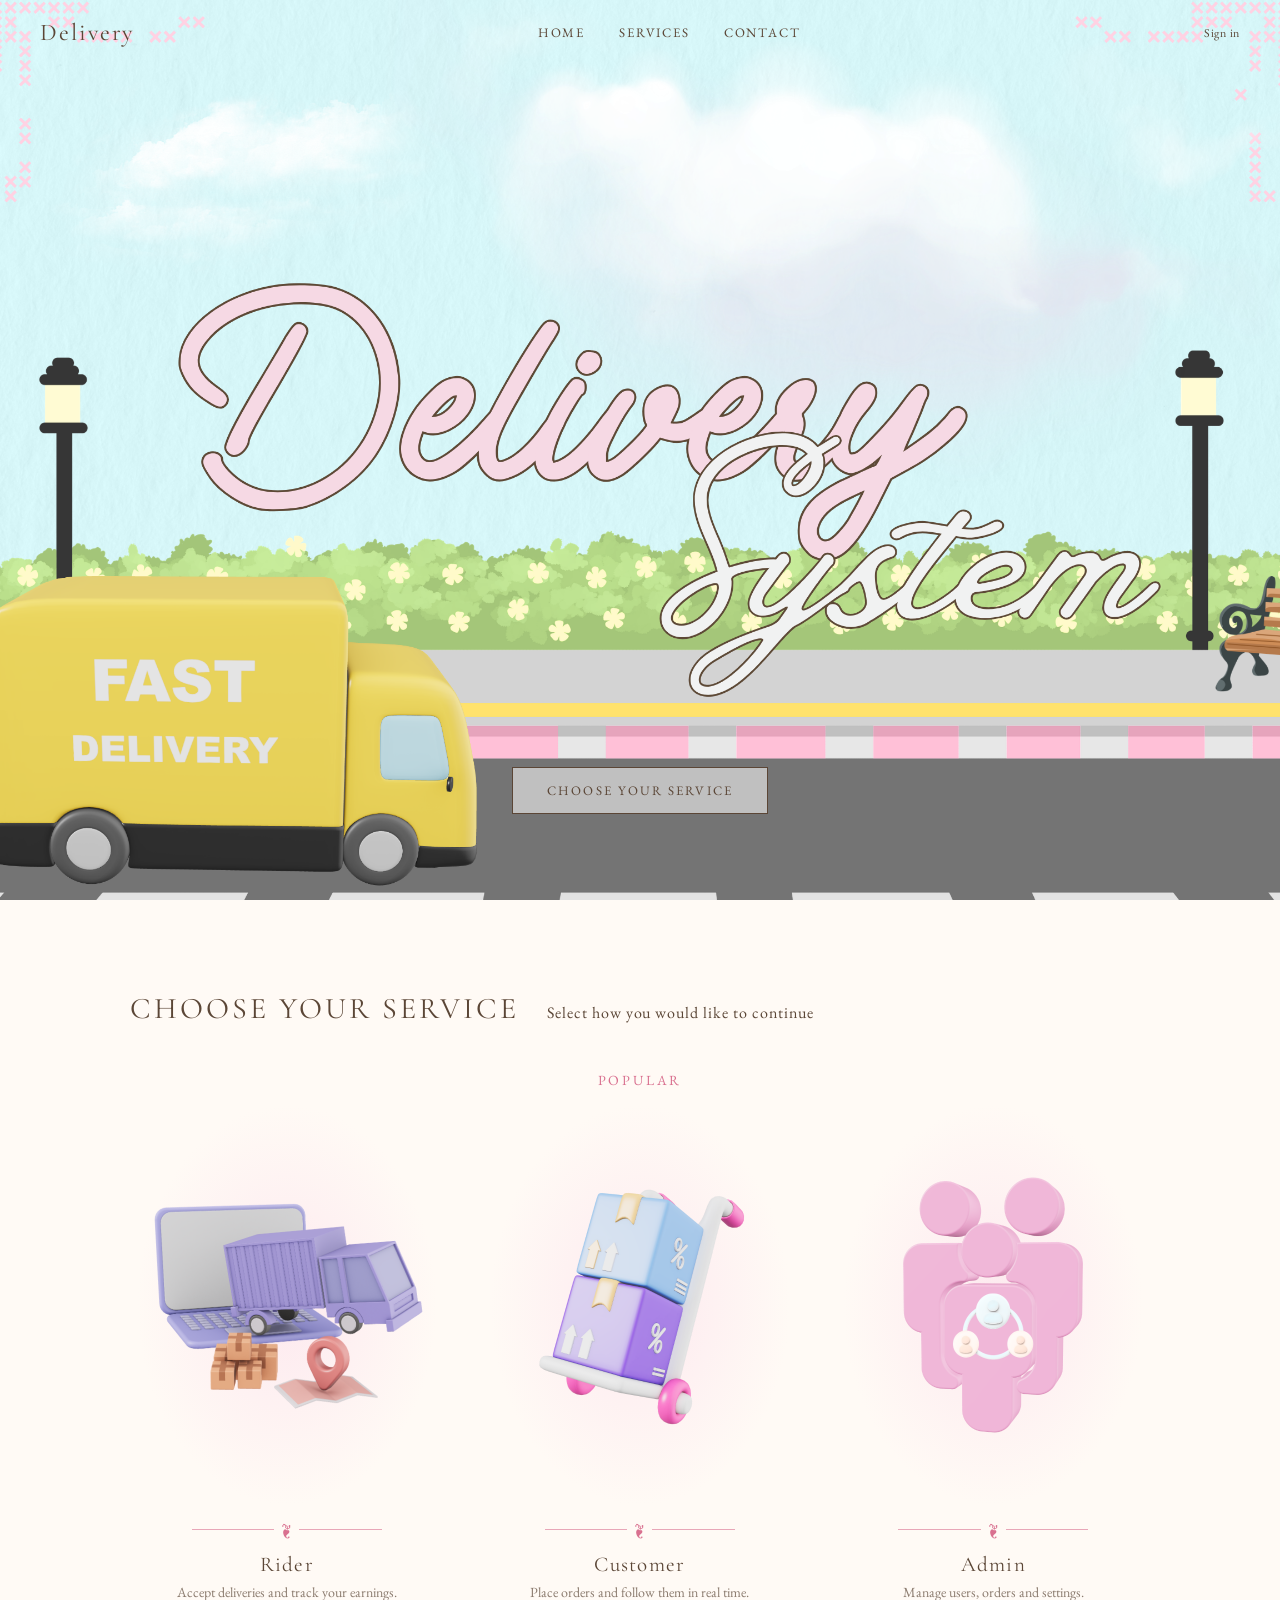
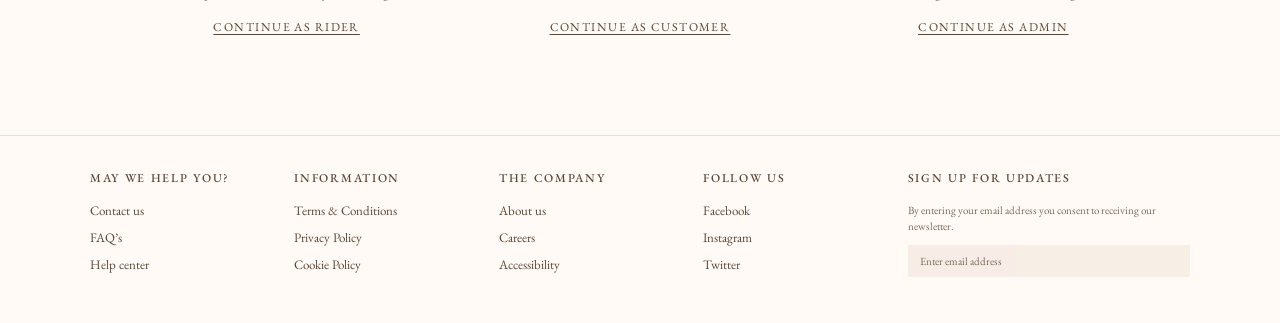
<file: index.html>
<!DOCTYPE html>
<html lang="en">
<head>
<meta charset="utf-8">
<meta name="viewport" content="width=device-width, initial-scale=1, viewport-fit=cover">
<title>Delivery System</title>
<link rel="preconnect" href="https://fonts.googleapis.com">
<link rel="preconnect" href="https://fonts.gstatic.com" crossorigin>
<link href="https://fonts.googleapis.com/css2?family=Cormorant+Garamond:wght@400;500&family=EB+Garamond:wght@400;500&display=swap" rel="stylesheet">
<script>document.documentElement.classList.add("js")</script>
<style>
:root{
  --bg:#fffaf5; --ink:#5b4636; --gold:#d9708f; --line:#efdcd2; --halo:#fde9ef; --input:#f6ebe3;
  --sky:#d6f3f7; --butter:#f4d96b;
  --ease:cubic-bezier(.22,.8,.25,1);
}
*{box-sizing:border-box}
html{scroll-behavior:smooth;scroll-padding-top:70px}
body{margin:0;background:var(--bg);color:var(--ink);font-family:"EB Garamond",Georgia,serif;font-size:16px;overflow-x:hidden}
a{color:inherit}

/* ---------- header ---------- */
header{position:fixed;inset:0 0 auto 0;z-index:20;display:flex;align-items:center;justify-content:space-between;gap:16px;
  padding:18px 40px;padding-top:calc(18px + env(safe-area-inset-top,0px));
  transition:background .5s var(--ease),border-color .5s,padding .5s var(--ease);border-bottom:1px solid transparent}
header.solid{background:color-mix(in srgb,var(--bg) 92%,transparent);backdrop-filter:blur(8px);border-color:var(--line);padding-block:12px}
.logo{font-family:"Cormorant Garamond",Georgia,serif;font-size:24px;letter-spacing:.08em;text-decoration:none}
nav{display:flex;gap:34px;font-size:13px;letter-spacing:.14em;text-transform:uppercase}
nav a,.signin{text-decoration:none;position:relative}
nav a::after{content:"";position:absolute;left:0;right:0;bottom:-4px;height:1px;background:var(--gold);transform:scaleX(0);transform-origin:left;transition:transform .4s var(--ease)}
nav a:hover::after,nav a:focus-visible::after{transform:scaleX(1)}
.signin{font-size:12px;letter-spacing:.06em}

/* ---------- hero ---------- */
#hero{position:relative;height:100vh;height:100svh;min-height:520px;display:grid;place-items:end center;background:var(--sky);overflow:hidden;text-align:center}
.hero-bg{position:absolute;inset:0;background:url("images/bg.png") 50% 50%/cover no-repeat}
.hero-content{position:relative;padding:0 24px clamp(40px,9vh,90px)}
.sr{position:absolute;width:1px;height:1px;overflow:hidden;clip:rect(0 0 0 0);white-space:nowrap}
.hero-btn{display:inline-block;font-size:13px;letter-spacing:.16em;text-transform:uppercase;text-decoration:none;padding:14px 34px;border:1px solid var(--ink);
  position:relative;overflow:hidden;isolation:isolate;background:rgba(255,255,255,.55);opacity:0;animation:fade 1s ease 1.3s forwards;transition:color .4s}
.hero-btn::before{content:"";position:absolute;inset:0;background:var(--ink);transform:translateY(101%);transition:transform .45s var(--ease);z-index:-1}
.hero-btn:hover,.hero-btn:focus-visible{color:var(--bg)}
.hero-btn:hover::before,.hero-btn:focus-visible::before{transform:none}
@keyframes fade{to{opacity:1}}
@keyframes rise{to{opacity:1;transform:none}}

@media (max-width:820px){.hero-bg{background-position:50% 50%}}

/* ---------- services ---------- */
main{max-width:1100px;margin:0 auto;padding:90px 40px 100px}
.title{display:flex;align-items:baseline;gap:28px;flex-wrap:wrap;margin-bottom:44px}
h2{font-family:"Cormorant Garamond",Georgia,serif;font-weight:400;font-size:30px;letter-spacing:.1em;margin:0;text-transform:uppercase}
.title span{letter-spacing:.06em}
.grid{display:grid;grid-template-columns:repeat(3,1fr);gap:40px;text-align:center}
.card{display:flex;flex-direction:column;align-items:center;position:relative;padding-top:34px}
.tag{position:absolute;top:0;color:var(--gold);letter-spacing:.2em;font-size:14px}
.slot{position:relative;width:min(100%,300px);aspect-ratio:3/4;display:grid;place-items:center;border:0;border-radius:50%/42%;
  background:radial-gradient(closest-side,var(--halo),transparent);overflow:hidden;color:var(--ink);font:inherit;
  transition:transform .6s var(--ease)}
.card:hover .slot{transform:translateY(-6px)}
.slot img{width:100%;height:100%;object-fit:contain;display:block}
.slot:focus-visible,.go:focus-visible,.hero-btn:focus-visible,.logo:focus-visible,nav a:focus-visible{outline:2px solid var(--gold);outline-offset:4px}
.orn{display:flex;align-items:center;gap:8px;width:190px;margin:14px 0 12px;color:var(--gold)}
.orn i{flex:1;height:1px;background:var(--gold);opacity:.6;transform:scaleX(1)}
.orn i:first-child{transform-origin:right}.orn i:last-child{transform-origin:left}

.name{font-family:"Cormorant Garamond",Georgia,serif;font-size:21px;letter-spacing:.06em}
.desc{font-size:14px;opacity:.7;margin:6px 0 16px;max-width:240px;line-height:1.4}
.go{font-size:12px;letter-spacing:.12em;text-transform:uppercase;text-decoration:underline;text-underline-offset:3px}

/* ---------- footer ---------- */
footer{border-top:1px solid var(--line);padding:34px 40px 40px}
.fcols{max-width:1100px;margin:0 auto;display:grid;grid-template-columns:repeat(4,1fr) 1.6fr;gap:28px;font-size:13px}
.fcols h4{margin:0 0 16px;font-weight:500;font-size:12px;letter-spacing:.14em;text-transform:uppercase}
.fcols a{display:block;text-decoration:none;margin-bottom:10px}
.fcols p{margin:0 0 10px;font-size:11px;line-height:1.5;opacity:.8}
.mail{background:var(--input);padding:9px 12px;font-size:11px;opacity:.8}

/* ---------- scroll reveal ---------- */
.js .reveal{opacity:0;transform:translateY(24px);transition:opacity .9s var(--ease),transform .9s var(--ease);transition-delay:calc(var(--i,0)*.12s)}
.js .reveal.in{opacity:1;transform:none}

@media (max-width:820px){
  header{padding-inline:20px}nav{display:none}
  main{padding:70px 20px 70px}.grid{grid-template-columns:1fr;gap:56px}
  .fcols{grid-template-columns:1fr 1fr}footer{padding:28px 20px}
}
@media (prefers-reduced-motion:reduce){
  html{scroll-behavior:auto}
  *,*::before,*::after{animation-duration:.01ms!important;animation-delay:0s!important;transition-duration:.01ms!important;transition-delay:0s!important}
  .js .reveal,.hero-btn{opacity:1;transform:none}
}
</style>
</head>
<body>

<header id="top">
  <a class="logo" href="#hero">Delivery</a>
  <nav>
    <a href="#hero">Home</a>
    <a href="#services">Services</a>
    <a href="#footer">Contact</a>
  </nav>
  <a class="signin" href="#services">Sign in</a>
</header>

<!-- ===== PAGE 1 : HERO ===== -->
<section id="hero">
  <div class="hero-bg" id="heroBg"></div>
  <div class="hero-content">
    <h1 class="sr">Delivery System</h1>
    <a class="hero-btn" href="#services">Choose your service</a>
  </div>
</section>

<!-- ===== PAGE 2 : CHOOSE SERVICE ===== -->
<main id="services">
  <div class="title reveal">
    <h2>Choose your service</h2>
    <span>Select how you would like to continue</span>
  </div>

  <div class="grid">
    <section class="card reveal" style="--i:0">
      <div class="slot"><img src="images/rider.png" alt="Rider" onerror="this.style.display='none'"></div>
      <div class="orn"><i></i>❦<i></i></div>
      <div class="name">Rider</div>
      <div class="desc">Accept deliveries and track your earnings.</div>
      <a class="go" href="#rider">Continue as Rider</a>
    </section>

    <section class="card reveal" style="--i:1">
      <span class="tag">POPULAR</span>
      <div class="slot"><img src="images/customer.png" alt="Customer" onerror="this.style.display='none'"></div>
      <div class="orn"><i></i>❦<i></i></div>
      <div class="name">Customer</div>
      <div class="desc">Place orders and follow them in real time.</div>
      <a class="go" href="customer.html">Continue as Customer</a>
    </section>

    <section class="card reveal" style="--i:2">
      <div class="slot"><img src="images/admin.png" alt="Admin" onerror="this.style.display='none'"></div>
      <div class="orn"><i></i>❦<i></i></div>
      <div class="name">Admin</div>
      <div class="desc">Manage users, orders and settings.</div>
      <a class="go" href="#admin">Continue as Admin</a>
    </section>
  </div>
</main>

<footer id="footer">
  <div class="fcols reveal">
    <div><h4>May we help you?</h4><a href="#">Contact us</a><a href="#">FAQ’s</a><a href="#">Help center</a></div>
    <div><h4>Information</h4><a href="#">Terms &amp; Conditions</a><a href="#">Privacy Policy</a><a href="#">Cookie Policy</a></div>
    <div><h4>The company</h4><a href="#">About us</a><a href="#">Careers</a><a href="#">Accessibility</a></div>
    <div><h4>Follow us</h4><a href="#">Facebook</a><a href="#">Instagram</a><a href="#">Twitter</a></div>
    <div><h4>Sign up for updates</h4><p>By entering your email address you consent to receiving our newsletter.</p><div class="mail">Enter email address</div></div>
  </div>
</footer>
<script>
(function () {
  'use strict';
  var header = document.getElementById('top');
  function onScroll() { header.classList.toggle('solid', (window.scrollY || 0) > 40); }
  window.addEventListener('scroll', onScroll, { passive: true });
  onScroll();

  var items = document.querySelectorAll('.reveal');
  if ('IntersectionObserver' in window) {
    var io = new IntersectionObserver(function (es) {
      es.forEach(function (e) { if (e.isIntersecting) { e.target.classList.add('in'); io.unobserve(e.target); } });
    }, { threshold: 0.1 });
    items.forEach(function (el) { io.observe(el); });
  } else { items.forEach(function (el) { el.classList.add('in'); }); }
})();
</script>
</body>
</html>
</file>
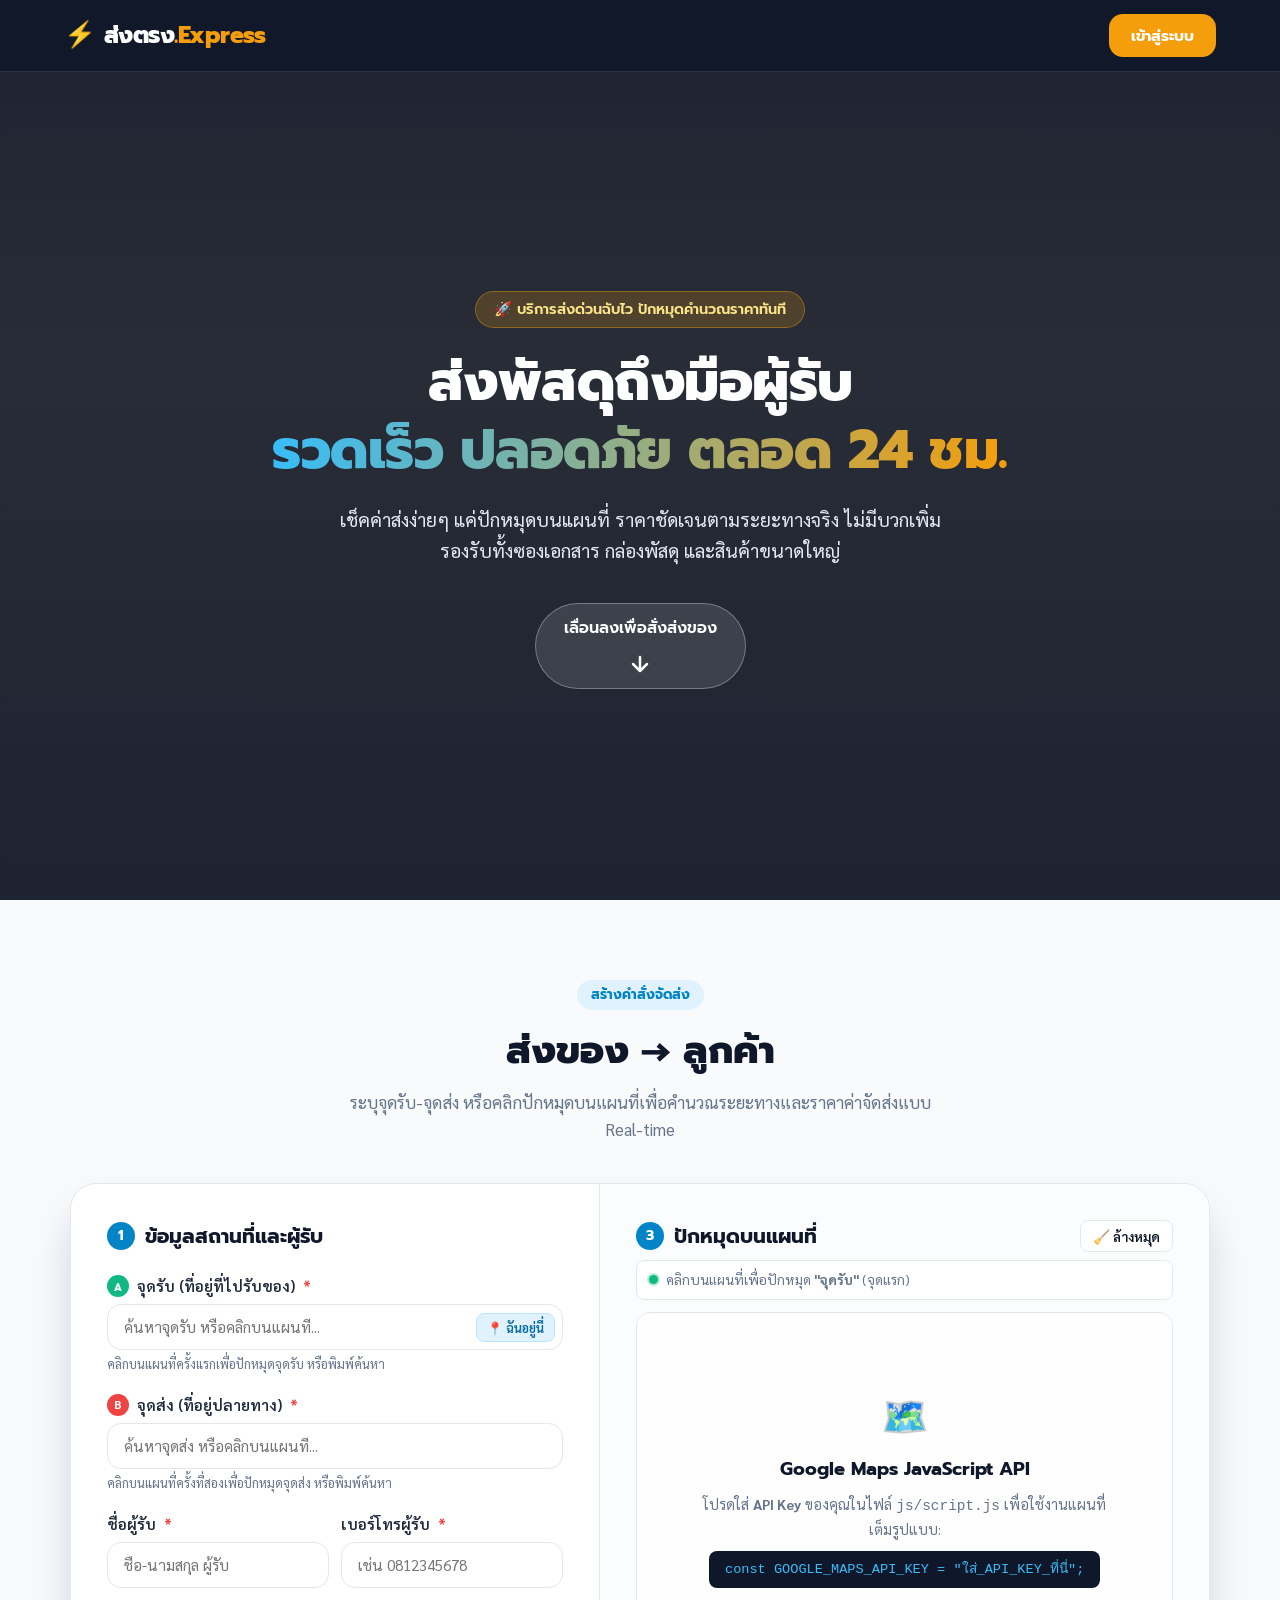
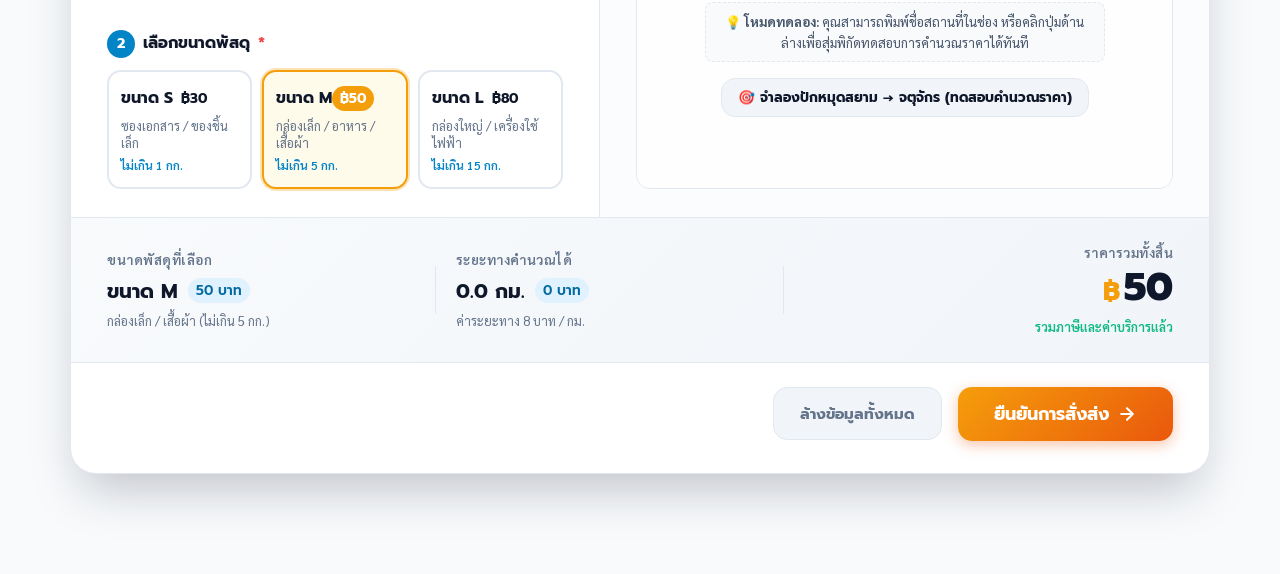
<file: delivery_site/index.html>
<!DOCTYPE html>
<html lang="th">
<head>
  <meta charset="UTF-8">
  <meta name="viewport" content="width=device-width, initial-scale=1.0">
  <title>ส่งตรง เดลิเวอรี่ (FastDrop Delivery) — ส่งพัสดุด่วน คำนวณราคาทันที</title>
  
  <!-- ฟอนต์ภาษาไทยจาก Google Fonts (Prompt สำหรับหัวข้อ/ตัวเลข, Sarabun สำหรับเนื้อหา) -->
  <link rel="preconnect" href="https://fonts.googleapis.com">
  <link rel="preconnect" href="https://fonts.gstatic.com" crossorigin>
  <link href="https://fonts.googleapis.com/css2?family=Prompt:wght@400;500;600;700;800&family=Sarabun:wght@300;400;500;600;700&display=swap" rel="stylesheet">
  
  <!-- ลิงก์ไฟล์ CSS -->
  <link rel="stylesheet" href="css/style.css">
</head>
<body>

  <!-- ============================================================
       ส่วนที่ 1: หน้าแรก (Hero Section)
       - วิดีโอพื้นหลังเต็มจอ พร้อม Dark Overlay
       - Navbar ติดด้านบน พร้อมระบบ Login
       - ปุ่มเลื่อนลงเพื่อสั่งส่งของ
       ============================================================ -->
  <header class="hero" id="hero">
    <!-- พื้นหลังวิดีโอ (ถ้าไม่มีวิดีโอหรือโหลดไม่ผ่าน จะแสดง Background Gradient อัตโนมัติ) -->
    <div class="video-container" id="videoContainer">
      <video id="bgVideo" autoplay muted loop playsinline preload="auto" poster="images/poster.jpg" aria-hidden="true">
        <source src="video/bg.mp4" type="video/mp4">
        <!-- กรณีเบราว์เซอร์ไม่รองรับ HTML5 Video -->
      </video>
      <div class="video-overlay"></div>
    </div>

    <!-- Navigation Bar ติดด้านบน -->
    <nav class="navbar" id="navbar">
      <div class="nav-content">
        <a href="#hero" class="brand-logo">
          <span class="logo-icon">⚡</span>
          <span class="logo-text">ส่งตรง<span>.Express</span></span>
        </a>

        <!-- ส่วนผู้ใช้งานและปุ่ม Login ทางขวาบน -->
        <div class="nav-user-area" id="navUserArea">
          <span class="user-greeting" id="userGreeting" hidden></span>
          <button class="btn btn-primary" id="loginNavBtn">เข้าสู่ระบบ</button>
          <button class="btn btn-outline" id="logoutNavBtn" hidden>ออกจากระบบ</button>
        </div>
      </div>
    </nav>

    <!-- Hero Content ข้อความหลักตรงกลางหน้า -->
    <div class="hero-content">
      <div class="hero-badge">🚀 บริการส่งด่วนฉับไว ปักหมุดคำนวณราคาทันที</div>
      <h1 class="hero-title">ส่งพัสดุถึงมือผู้รับ<br><span class="highlight-text">รวดเร็ว ปลอดภัย ตลอด 24 ชม.</span></h1>
      <p class="hero-desc">
        เช็คค่าส่งง่ายๆ แค่ปักหมุดบนแผนที่ ราคาชัดเจนตามระยะทางจริง ไม่มีบวกเพิ่ม<br>
        รองรับทั้งซองเอกสาร กล่องพัสดุ และสินค้าขนาดใหญ่
      </p>
      
      <!-- ปุ่มเลื่อนลงไปส่วนที่ 2 (ฟอร์มสั่งส่งของ) -->
      <a href="#orderSection" class="scroll-down-btn" id="scrollDownBtn" aria-label="เลื่อนลงเพื่อสั่งส่งของ">
        <span class="scroll-text">เลื่อนลงเพื่อสั่งส่งของ</span>
        <svg class="scroll-arrow" width="24" height="24" viewBox="0 0 24 24" fill="none" stroke="currentColor" stroke-width="2.5" stroke-linecap="round" stroke-linejoin="round">
          <path d="M12 5v14M19 12l-7 7-7-7"/>
        </svg>
      </a>
    </div>
  </header>

  <!-- ============================================================
       ส่วนที่ 2: ฟอร์มสั่งส่งของ (Order Section)
       - การ์ดใหญ่ใบเดียว แบ่ง 2 คอลัมน์ (ซ้าย: ฟอร์ม, ขวา: แผนที่)
       - แถบสรุปราคาเต็มความกว้างด้านล่าง
       ============================================================ -->
  <main class="order-section" id="orderSection">
    <div class="container">
      
      <!-- หัวข้อส่วนสั่งของ -->
      <div class="section-header">
        <div class="section-tag">สร้างคำสั่งจัดส่ง</div>
        <h2 class="section-title">ส่งของ → ลูกค้า</h2>
        <p class="section-subtitle">ระบุจุดรับ-จุดส่ง หรือคลิกปักหมุดบนแผนที่เพื่อคำนวณระยะทางและราคาค่าจัดส่งแบบ Real-time</p>
      </div>

      <!-- การ์ดใหญ่ใบเดียว (Single Main Card) -->
      <div class="order-card">
        
        <div class="order-columns">
          
          <!-- คอลัมน์ซ้าย: ฟอร์มกรอกข้อมูล -->
          <div class="order-form-col">
            <h3 class="col-title">
              <span class="step-num">1</span> ข้อมูลสถานที่และผู้รับ
            </h3>

            <div class="form-group">
              <label for="pickupInput">
                <span class="pin-badge pickup-badge">A</span>
                จุดรับ (ที่อยู่ที่ไปรับของ) <span class="required">*</span>
              </label>
              <div class="input-wrapper">
                <input type="text" id="pickupInput" class="form-control" placeholder="ค้นหาจุดรับ หรือคลิกบนแผนที่..." autocomplete="off">
                <button type="button" class="btn-input-locate" id="pickupLocateBtn" title="ใช้พิกัดปัจจุบันของฉัน">📍 ฉันอยู่นี่</button>
              </div>
              <small class="input-hint">คลิกบนแผนที่ครั้งแรกเพื่อปักหมุดจุดรับ หรือพิมพ์ค้นหา</small>
            </div>

            <div class="form-group">
              <label for="dropoffInput">
                <span class="pin-badge dropoff-badge">B</span>
                จุดส่ง (ที่อยู่ปลายทาง) <span class="required">*</span>
              </label>
              <div class="input-wrapper">
                <input type="text" id="dropoffInput" class="form-control" placeholder="ค้นหาจุดส่ง หรือคลิกบนแผนที่..." autocomplete="off">
              </div>
              <small class="input-hint">คลิกบนแผนที่ครั้งที่สองเพื่อปักหมุดจุดส่ง หรือพิมพ์ค้นหา</small>
            </div>

            <!-- ข้อมูลผู้รับ (ชื่อและเบอร์โทร) -->
            <div class="recipient-grid">
              <div class="form-group">
                <label for="recipientName">ชื่อผู้รับ <span class="required">*</span></label>
                <input type="text" id="recipientName" class="form-control" placeholder="ชื่อ-นามสกุล ผู้รับ">
              </div>
              <div class="form-group">
                <label for="recipientPhone">เบอร์โทรผู้รับ <span class="required">*</span></label>
                <input type="tel" id="recipientPhone" class="form-control" placeholder="เช่น 0812345678" maxlength="10">
              </div>
            </div>

            <!-- ปุ่มเลือกขนาดพัสดุ 3 ปุ่ม (S, M, L) -->
            <div class="parcel-size-group">
              <label class="parcel-label">
                <span class="step-num">2</span> เลือกขนาดพัสดุ <span class="required">*</span>
              </label>
              
              <div class="size-buttons" role="radiogroup" aria-label="เลือกขนาดพัสดุ">
                
                <!-- ขนาด S -->
                <button type="button" class="size-btn" data-size="S" role="radio" aria-checked="false">
                  <div class="size-header">
                    <span class="size-name">ขนาด S</span>
                    <span class="size-badge">฿30</span>
                  </div>
                  <p class="size-desc">ซองเอกสาร / ของชิ้นเล็ก</p>
                  <span class="size-weight">ไม่เกิน 1 กก.</span>
                </button>

                <!-- ขนาด M (ค่าเริ่มต้น) -->
                <button type="button" class="size-btn active" data-size="M" role="radio" aria-checked="true">
                  <div class="size-header">
                    <span class="size-name">ขนาด M</span>
                    <span class="size-badge">฿50</span>
                  </div>
                  <p class="size-desc">กล่องเล็ก / อาหาร / เสื้อผ้า</p>
                  <span class="size-weight">ไม่เกิน 5 กก.</span>
                </button>

                <!-- ขนาด L -->
                <button type="button" class="size-btn" data-size="L" role="radio" aria-checked="false">
                  <div class="size-header">
                    <span class="size-name">ขนาด L</span>
                    <span class="size-badge">฿80</span>
                  </div>
                  <p class="size-desc">กล่องใหญ่ / เครื่องใช้ไฟฟ้า</p>
                  <span class="size-weight">ไม่เกิน 15 กก.</span>
                </button>

              </div>
            </div>

          </div>

          <!-- คอลัมน์ขวา: แผนที่ Google Map พร้อมระบบปักหมุด -->
          <div class="order-map-col">
            <div class="map-header">
              <h3 class="col-title">
                <span class="step-num">3</span> ปักหมุดบนแผนที่
              </h3>
              <div class="map-actions">
                <button type="button" class="btn-map-action" id="clearPinsBtn" title="ล้างหมุดและเส้นทาง">
                  🧹 ล้างหมุด
                </button>
              </div>
            </div>

            <!-- ข้อความแนะนำวิธีปักหมุดตามสถานะ -->
            <div class="pin-status-bar" id="pinStatusBar">
              <span class="status-dot"></span>
              <span id="pinStatusText">คลิกบนแผนที่เพื่อปักหมุด <strong>"จุดรับ"</strong> (จุดแรก)</span>
            </div>

            <!-- กรอบแผนที่ (Map Canvas Wrapper) -->
            <div class="map-wrapper">
              <div id="map" class="map-view"></div>

              <!-- กล่องแจ้งเตือนเมื่อยังไม่ได้ใส่ Google Maps API Key หรือเกิดข้อผิดพลาด -->
              <div id="apiKeyNotice" class="api-key-notice" hidden>
                <div class="notice-icon">🗺️</div>
                <h4>Google Maps JavaScript API</h4>
                <p>โปรดใส่ <strong>API Key</strong> ของคุณในไฟล์ <code>js/script.js</code> เพื่อใช้งานแผนที่เต็มรูปแบบ:</p>
                <div class="code-box">const GOOGLE_MAPS_API_KEY = "ใส่_API_KEY_ที่นี่";</div>
                <div class="notice-manual-tip">
                  💡 <strong>โหมดทดลอง:</strong> คุณสามารถพิมพ์ชื่อสถานที่ในช่อง หรือคลิกปุ่มด้านล่างเพื่อสุ่มพิกัดทดสอบการคำนวณราคาได้ทันที
                </div>
                <button type="button" class="btn btn-secondary btn-sm" id="btnDemoLocations">
                  🎯 จำลองปักหมุดสยาม → จตุจักร (ทดสอบคำนวณราคา)
                </button>
              </div>

              <!-- Loading overlay เมื่อกำลังคำนวณเส้นทาง -->
              <div id="mapLoader" class="map-loader" hidden>
                <div class="spinner"></div>
                <span>กำลังคำนวณระยะทางและเส้นทาง...</span>
              </div>
            </div>

          </div>

        </div> <!-- /.order-columns -->

        <!-- แถบสรุปราคา (ใต้ฟอร์มและแผนที่ เต็มความกว้าง) -->
        <div class="pricing-summary-bar">
          <div class="pricing-items-wrapper">
            
            <div class="pricing-item">
              <div class="pricing-label">ขนาดพัสดุที่เลือก</div>
              <div class="pricing-value">
                <span id="sumSizeName">ขนาด M</span>
                <span class="price-chip" id="sumSizePrice">30 บาท</span>
              </div>
              <div class="pricing-sub" id="sumSizeDesc">กล่องเล็ก / เสื้อผ้า (ไม่เกิน 5 กก.)</div>
            </div>

            <div class="pricing-divider"></div>

            <div class="pricing-item">
              <div class="pricing-label">ระยะทางคำนวณได้</div>
              <div class="pricing-value">
                <span id="sumDistanceText">0.0 กม.</span>
                <span class="price-chip" id="sumDistancePrice">0 บาท</span>
              </div>
              <div class="pricing-sub">ค่าระยะทาง 8 บาท / กม.</div>
            </div>

            <div class="pricing-divider"></div>

            <div class="pricing-item total-item">
              <div class="pricing-label">ราคารวมทั้งสิ้น</div>
              <div class="total-price-wrap">
                <span class="total-currency">฿</span>
                <span class="total-number" id="sumTotalPrice">50</span>
              </div>
              <div class="pricing-sub total-sub">รวมภาษีและค่าบริการแล้ว</div>
            </div>

          </div>
        </div> <!-- /.pricing-summary-bar -->

        <!-- ข้อความแจ้งเตือน Error รวมของฟอร์ม (ถ้ามี) -->
        <div id="orderFormAlert" class="form-alert" role="alert" hidden></div>

        <!-- ปุ่มควบคุมด้านล่างสุด -->
        <div class="order-actions">
          <button type="button" class="btn btn-cancel" id="btnResetOrder">
            ล้างข้อมูลทั้งหมด
          </button>
          <button type="button" class="btn btn-submit-order" id="btnConfirmOrder">
            <span>ยืนยันการสั่งส่ง</span>
            <svg width="20" height="20" viewBox="0 0 24 24" fill="none" stroke="currentColor" stroke-width="2.5" stroke-linecap="round" stroke-linejoin="round">
              <path d="M5 12h14M12 5l7 7-7 7"/>
            </svg>
          </button>
        </div>

      </div> <!-- /.order-card -->

    </div>
  </main>

  <!-- ============================================================
       Modal 1: ระบบเข้าสู่ระบบ / สมัครสมาชิก (Auth Modal)
       ============================================================ -->
  <div class="modal-backdrop" id="authModal" role="dialog" aria-modal="true" aria-labelledby="tabLogin" hidden>
    <div class="modal-card">
      <button type="button" class="modal-close-btn" id="closeAuthBtn" aria-label="ปิดหน้าต่าง">×</button>
      
      <div class="auth-header">
        <h3 class="auth-title" id="authModalTitle">เข้าสู่ระบบผู้ใช้งาน</h3>
        <p class="auth-subtitle">เข้าสู่ระบบเพื่อยืนยันคำสั่งส่งและติดตามพัสดุ</p>
      </div>

      <!-- สลับแท็บ เข้าสู่ระบบ / สมัครสมาชิก -->
      <div class="auth-tabs" role="tablist">
        <button type="button" role="tab" class="auth-tab active" id="tabLogin" data-mode="login" aria-selected="true">
          เข้าสู่ระบบ
        </button>
        <button type="button" role="tab" class="auth-tab" id="tabRegister" data-mode="register" aria-selected="false">
          สมัครสมาชิก
        </button>
      </div>

      <!-- ฟอร์ม Auth -->
      <form id="authForm" novalidate>
        <!-- ช่องชื่อ (แสดงเฉพาะตอนสมัครสมาชิก) -->
        <div class="form-group" id="nameFieldGroup" hidden>
          <label for="authName">ชื่อ-นามสกุล <span class="required">*</span></label>
          <input type="text" id="authName" class="form-control" placeholder="เช่น สมชาย ใจดี" autocomplete="name">
        </div>

        <div class="form-group">
          <label for="authEmail">อีเมล <span class="required">*</span></label>
          <input type="email" id="authEmail" class="form-control" placeholder="name@example.com" autocomplete="email" required>
        </div>

        <div class="form-group">
          <label for="authPassword">รหัสผ่าน (อย่างน้อย 6 ตัวอักษร) <span class="required">*</span></label>
          <input type="password" id="authPassword" class="form-control" placeholder="••••••••" autocomplete="current-password" minlength="6" required>
        </div>

        <!-- ข้อความ Error ภาษาไทย -->
        <div class="auth-error-msg" id="authErrorMsg" role="alert"></div>

        <button type="submit" class="btn btn-auth-submit" id="authSubmitBtn">
          เข้าสู่ระบบ
        </button>
      </form>
    </div>
  </div>

  <!-- ============================================================
       Modal 2: หน้าต่างสรุปออเดอร์เมื่อยืนยันสำเร็จ (Order Summary Modal)
       ============================================================ -->
  <div class="modal-backdrop" id="orderSummaryModal" role="dialog" aria-modal="true" aria-labelledby="orderSummaryTitle" hidden>
    <div class="modal-card modal-card-lg">
      <button type="button" class="modal-close-btn" id="closeOrderSummaryBtn" aria-label="ปิดหน้าต่าง">×</button>
      
      <div class="order-success-icon">🎉</div>
      <h3 class="auth-title" id="orderSummaryTitle">สรุปคำสั่งจัดส่งพัสดุ</h3>
      <p class="order-id-badge" id="summaryOrderIdText">รหัสออเดอร์: #ORD-XXXXXX</p>

      <div class="summary-details-box">
        <div class="summary-row">
          <span class="label">ผู้สั่งพัสดุ:</span>
          <span class="val" id="sumModalUserName">-</span>
        </div>
        <div class="summary-row">
          <span class="label">ผู้รับพัสดุ:</span>
          <span class="val" id="sumModalRecipient">-</span>
        </div>
        <div class="summary-row highlight-row">
          <span class="label">📍 จุดรับ (ต้นทาง):</span>
          <span class="val" id="sumModalPickup">-</span>
        </div>
        <div class="summary-row highlight-row">
          <span class="label">🏁 จุดส่ง (ปลายทาง):</span>
          <span class="val" id="sumModalDropoff">-</span>
        </div>
        <div class="summary-row">
          <span class="label">ขนาดพัสดุ:</span>
          <span class="val" id="sumModalSize">-</span>
        </div>
        <div class="summary-row">
          <span class="label">ระยะทางคำนวณได้:</span>
          <span class="val" id="sumModalDistance">-</span>
        </div>
        <div class="summary-divider"></div>
        <div class="summary-row total-summary-row">
          <span class="label">ยอดเงินที่ต้องชำระ:</span>
          <span class="val total-amount" id="sumModalTotal">-</span>
        </div>
      </div>

      <div class="order-modal-actions">
        <button type="button" class="btn btn-secondary" id="btnDismissOrderSummary">ปิดหน้าต่าง</button>
        <button type="button" class="btn btn-primary" id="btnCallDriver">เรียกรถรับพัสดุทันที 🛵</button>
      </div>
    </div>
  </div>

  <!-- Toast Notification สำหรับแจ้งเตือนสถานะต่างๆ -->
  <div id="toast" class="toast" role="status" aria-live="polite"></div>

  <!-- ลิงก์ไฟล์ JavaScript -->
  <script src="js/script.js"></script>
</body>
</html>
</file>
<file: delivery_site/css/style.css>
/* ============================================================
   ธีมและตัวแปรหลัก (CSS Custom Properties / Variables)
   โทนสีสบายตา สไตล์ Delivery & Logistics ระดับพรีเมียม
   ============================================================ */
:root {
  /* โทนสีหลัก */
  --primary: #0284c7;           /* สีฟ้าสดใส สื่อถึงความรวดเร็วและบริการ */
  --primary-hover: #0369a1;     /* ฟ้าเข้มขึ้นเมื่อ Hover */
  --primary-light: #e0f2fe;     /* ฟ้าอ่อนสำหรับพื้นหลังส่วนสำคัญ */
  --primary-border: #bae6fd;
  
  --accent: #f59e0b;            /* สีส้มอมทอง สำหรับไฮไลต์และปุ่ม Action */
  --accent-hover: #d97706;      /* ส้มเข้มเมื่อ Hover */
  --accent-light: #fef3c7;
  
  --navy: #0f172a;              /* สีกรมท่าเกือบดำ สำหรับข้อความและ Hero Overlay */
  --navy-light: #1e293b;
  
  --surface: #ffffff;           /* สีพื้นหลังการ์ด */
  --surface-alt: #f8fafc;       /* สีพื้นหลังคอนเทนเนอร์รอง */
  
  --text-main: #0f172a;         /* สีข้อความหลัก */
  --text-muted: #64748b;        /* สีข้อความรอง/คำอธิบาย */
  --text-inverse: #ffffff;      /* สีข้อความบนพื้นหลังเข้ม */
  
  --border-color: #e2e8f0;      /* สีเส้นขอบ */
  --border-focus: #0284c7;      /* สีเส้นขอบเมื่อโฟกัส */
  
  --danger: #ef4444;            /* สีแดงแจ้งเตือน */
  --danger-light: #fee2e2;
  --success: #10b981;           /* สีเขียวสถานะสำเร็จ */
  --success-light: #d1fae5;

  /* แบบอักษร (Typography) */
  --font-heading: 'Prompt', -apple-system, BlinkMacSystemFont, 'Segoe UI', Roboto, sans-serif;
  --font-body: 'Sarabun', -apple-system, BlinkMacSystemFont, 'Segoe UI', Roboto, sans-serif;

  /* รัศมีความโค้งมน (Border Radius) */
  --radius-sm: 8px;
  --radius-md: 14px;
  --radius-lg: 20px;
  --radius-xl: 26px;
  --radius-full: 9999px;

  /* เงา (Box Shadows) */
  --shadow-sm: 0 2px 4px rgba(15, 23, 42, 0.04);
  --shadow-md: 0 8px 20px rgba(15, 23, 42, 0.06);
  --shadow-lg: 0 20px 40px -15px rgba(15, 23, 42, 0.12);
  --shadow-xl: 0 25px 50px -12px rgba(15, 23, 42, 0.25);

  /* การเปลี่ยนผ่าน (Transition) */
  --transition: all 0.25s cubic-bezier(0.4, 0, 0.2, 1);
}

/* ---------- Reset & Base Styles ---------- */
*, *::before, *::after {
  box-sizing: border-box;
  margin: 0;
  padding: 0;
}

html {
  scroll-behavior: smooth;
  font-size: 16px;
}

body {
  font-family: var(--font-body);
  color: var(--text-main);
  background-color: var(--surface-alt);
  line-height: 1.6;
  overflow-x: hidden;
  -webkit-font-smoothing: antialiased;
}

/* Focus Ring ชัดเจนสำหรับ Accessibility */
:focus-visible {
  outline: 3px solid var(--accent);
  outline-offset: 2px;
}

img, video {
  display: block;
  max-width: 100%;
}

button, input, select, textarea {
  font-family: inherit;
}

[hidden] {
  display: none !important;
}

/* ============================================================
   ส่วนที่ 1: หน้าแรก (Hero Section)
   ============================================================ */
.hero {
  position: relative;
  min-height: 100vh;
  min-height: 100svh;
  display: flex;
  flex-direction: column;
  justify-content: center;
  align-items: center;
  color: var(--text-inverse);
  padding: 80px 24px 40px;
  overflow: hidden;
  background: linear-gradient(135deg, #091e3a 0%, #102a45 50%, #064e3b 100%);
}

/* วิดีโอพื้นหลังเต็มจอ */
.video-container {
  position: absolute;
  inset: 0;
  z-index: 1;
  overflow: hidden;
  background: linear-gradient(135deg, #0f172a 0%, #1e3a8a 50%, #064e3b 100%);
}

.video-container video {
  width: 100%;
  height: 100%;
  object-fit: cover;
  object-position: center;
}

/* Overlay มืดบางๆ เพื่อให้อ่านตัวหนังสือได้ชัดเจน */
.video-overlay {
  position: absolute;
  inset: 0;
  background: linear-gradient(
    180deg,
    rgba(15, 23, 42, 0.75) 0%,
    rgba(15, 23, 42, 0.55) 40%,
    rgba(15, 23, 42, 0.75) 100%
  );
  backdrop-filter: blur(1px);
}

/* ---------- Navbar ติดด้านบน ---------- */
.navbar {
  position: fixed;
  top: 0;
  left: 0;
  right: 0;
  z-index: 100;
  background: rgba(15, 23, 42, 0.85);
  backdrop-filter: blur(12px);
  -webkit-backdrop-filter: blur(12px);
  border-bottom: 1px solid rgba(255, 255, 255, 0.1);
  transition: var(--transition);
}

.nav-content {
  max-width: 1200px;
  margin: 0 auto;
  padding: 14px 24px;
  display: flex;
  align-items: center;
  justify-content: space-between;
}

.brand-logo {
  display: flex;
  align-items: center;
  gap: 8px;
  text-decoration: none;
  font-family: var(--font-heading);
  font-weight: 800;
  font-size: 1.45rem;
  color: var(--text-inverse);
  letter-spacing: -0.5px;
}

.logo-icon {
  font-size: 1.6rem;
}

.brand-logo span span {
  color: var(--accent);
}

.nav-user-area {
  display: flex;
  align-items: center;
  gap: 14px;
}

.user-greeting {
  font-family: var(--font-heading);
  font-size: 0.95rem;
  font-weight: 500;
  color: #f1f5f9;
  background: rgba(255, 255, 255, 0.12);
  padding: 6px 14px;
  border-radius: var(--radius-full);
  border: 1px solid rgba(255, 255, 255, 0.2);
}

/* ---------- Hero Content ตรงกลาง ---------- */
.hero-content {
  position: relative;
  z-index: 2;
  max-width: 820px;
  text-align: center;
  margin-top: 40px;
  display: flex;
  flex-direction: column;
  align-items: center;
}

.hero-badge {
  display: inline-flex;
  align-items: center;
  padding: 6px 18px;
  font-family: var(--font-heading);
  font-size: 0.9rem;
  font-weight: 600;
  background: rgba(245, 158, 11, 0.2);
  color: #fde68a;
  border: 1px solid rgba(245, 158, 11, 0.4);
  border-radius: var(--radius-full);
  margin-bottom: 20px;
  backdrop-filter: blur(6px);
}

.hero-title {
  font-family: var(--font-heading);
  font-size: clamp(2rem, 5vw, 3.4rem);
  font-weight: 800;
  line-height: 1.25;
  margin-bottom: 20px;
  letter-spacing: -0.5px;
}

.highlight-text {
  background: linear-gradient(90deg, #38bdf8, #f59e0b);
  -webkit-background-clip: text;
  -webkit-text-fill-color: transparent;
  display: inline-block;
}

.hero-desc {
  font-size: clamp(1rem, 2vw, 1.2rem);
  color: #e2e8f0;
  margin-bottom: 38px;
  max-width: 680px;
  font-weight: 400;
}

/* ปุ่มเลื่อนลงเพื่อสั่งส่งของ */
.scroll-down-btn {
  display: inline-flex;
  flex-direction: column;
  align-items: center;
  gap: 10px;
  color: var(--text-inverse);
  text-decoration: none;
  font-family: var(--font-heading);
  font-weight: 600;
  font-size: 1rem;
  padding: 12px 28px;
  background: rgba(255, 255, 255, 0.12);
  border: 1px solid rgba(255, 255, 255, 0.3);
  border-radius: var(--radius-full);
  backdrop-filter: blur(8px);
  transition: var(--transition);
}

.scroll-down-btn:hover {
  background: rgba(255, 255, 255, 0.22);
  transform: translateY(-2px);
  border-color: rgba(255, 255, 255, 0.6);
}

.scroll-arrow {
  animation: bounceDown 2s infinite ease-in-out;
}

@keyframes bounceDown {
  0%, 20%, 50%, 80%, 100% {
    transform: translateY(0);
  }
  40% {
    transform: translateY(8px);
  }
  60% {
    transform: translateY(4px);
  }
}

/* เมื่อผู้ใช้เปิด prefers-reduced-motion ให้หยุดวิดีโอและอนิเมชัน */
@media (prefers-reduced-motion: reduce) {
  .scroll-arrow {
    animation: none;
  }
  html {
    scroll-behavior: auto;
  }
}

/* ============================================================
   ส่วนที่ 2: ฟอร์มสั่งส่งของ (Order Section)
   ============================================================ */
.order-section {
  padding: 80px 20px 100px;
  background-color: var(--surface-alt);
}

.container {
  max-width: 1140px;
  margin: 0 auto;
}

.section-header {
  text-align: center;
  margin-bottom: 40px;
}

.section-tag {
  display: inline-block;
  font-family: var(--font-heading);
  font-size: 0.85rem;
  font-weight: 700;
  color: var(--primary);
  text-transform: uppercase;
  background: var(--primary-light);
  padding: 4px 14px;
  border-radius: var(--radius-full);
  margin-bottom: 10px;
}

.section-title {
  font-family: var(--font-heading);
  font-size: clamp(1.8rem, 3.5vw, 2.4rem);
  font-weight: 800;
  color: var(--navy);
  margin-bottom: 8px;
}

.section-subtitle {
  color: var(--text-muted);
  font-size: 1.05rem;
  max-width: 600px;
  margin: 0 auto;
}

/* ---------- การ์ดใหญ่ใบเดียว (Single Card) ---------- */
.order-card {
  background: var(--surface);
  border-radius: var(--radius-xl);
  box-shadow: var(--shadow-xl);
  border: 1px solid var(--border-color);
  overflow: hidden;
  transition: var(--transition);
}

/* การแบ่ง 2 คอลัมน์ */
.order-columns {
  display: grid;
  grid-template-columns: 1fr 1.15fr;
  gap: 0;
}

.order-form-col {
  padding: 36px 36px 28px;
  border-right: 1px solid var(--border-color);
}

.order-map-col {
  padding: 36px 36px 28px;
  background: #fbfcfe;
  display: flex;
  flex-direction: column;
}

.col-title {
  font-family: var(--font-heading);
  font-size: 1.25rem;
  font-weight: 700;
  color: var(--navy);
  margin-bottom: 22px;
  display: flex;
  align-items: center;
  gap: 10px;
}

.step-num {
  display: inline-flex;
  align-items: center;
  justify-content: center;
  width: 28px;
  height: 28px;
  background: var(--primary);
  color: #fff;
  border-radius: var(--radius-full);
  font-size: 0.9rem;
  font-weight: 700;
}

/* ---------- Form Groups & Controls ---------- */
.form-group {
  margin-bottom: 18px;
}

.form-group label {
  display: flex;
  align-items: center;
  gap: 8px;
  font-weight: 600;
  font-size: 0.95rem;
  color: var(--navy-light);
  margin-bottom: 6px;
}

.required {
  color: var(--danger);
  font-weight: 700;
}

.pin-badge {
  display: inline-flex;
  align-items: center;
  justify-content: center;
  width: 22px;
  height: 22px;
  border-radius: var(--radius-full);
  font-size: 0.75rem;
  font-weight: 800;
  color: #fff;
}

.pickup-badge {
  background: #10b981; /* เขียวสำหรับจุดรับ */
}

.dropoff-badge {
  background: #ef4444; /* แดงสำหรับจุดส่ง */
}

.input-wrapper {
  position: relative;
  display: flex;
  align-items: center;
}

.form-control {
  width: 100%;
  padding: 12px 16px;
  border: 1.5px solid var(--border-color);
  border-radius: var(--radius-md);
  font-size: 0.95rem;
  color: var(--text-main);
  background: #ffffff;
  transition: var(--transition);
}

.form-control:focus {
  border-color: var(--primary);
  box-shadow: 0 0 0 3px rgba(2, 132, 199, 0.15);
}

.btn-input-locate {
  position: absolute;
  right: 8px;
  background: var(--primary-light);
  color: var(--primary-hover);
  border: 1px solid var(--primary-border);
  border-radius: var(--radius-sm);
  padding: 5px 10px;
  font-size: 0.8rem;
  font-weight: 600;
  cursor: pointer;
  transition: var(--transition);
}

.btn-input-locate:hover {
  background: var(--primary);
  color: #fff;
}

.input-hint {
  display: block;
  font-size: 0.8rem;
  color: var(--text-muted);
  margin-top: 4px;
}

.recipient-grid {
  display: grid;
  grid-template-columns: 1fr 1fr;
  gap: 12px;
  margin-bottom: 4px;
}

/* ---------- ปุ่มเลือกขนาดพัสดุ (S, M, L) ---------- */
.parcel-size-group {
  margin-top: 24px;
}

.parcel-label {
  display: flex;
  align-items: center;
  gap: 8px;
  font-weight: 700;
  font-size: 1rem;
  color: var(--navy);
  margin-bottom: 12px;
  font-family: var(--font-heading);
}

.size-buttons {
  display: grid;
  grid-template-columns: repeat(3, 1fr);
  gap: 10px;
}

.size-btn {
  background: #ffffff;
  border: 2px solid var(--border-color);
  border-radius: var(--radius-md);
  padding: 14px 12px;
  text-align: left;
  cursor: pointer;
  transition: var(--transition);
  display: flex;
  flex-direction: column;
  justify-content: space-between;
  position: relative;
}

.size-btn:hover {
  border-color: #94a3b8;
  transform: translateY(-2px);
  box-shadow: var(--shadow-sm);
}

.size-btn.active {
  border-color: var(--accent);
  background: #fffbeb;
  box-shadow: 0 0 0 2px rgba(245, 158, 11, 0.3);
}

.size-header {
  display: flex;
  align-items: center;
  justify-content: space-between;
  margin-bottom: 6px;
}

.size-name {
  font-family: var(--font-heading);
  font-weight: 700;
  font-size: 1rem;
  color: var(--navy);
}

.size-badge {
  font-family: var(--font-heading);
  font-weight: 700;
  font-size: 0.85rem;
  background: var(--slate-100);
  color: var(--navy);
  padding: 2px 8px;
  border-radius: var(--radius-full);
}

.size-btn.active .size-badge {
  background: var(--accent);
  color: #fff;
}

.size-desc {
  font-size: 0.8rem;
  color: var(--text-muted);
  line-height: 1.35;
  margin-bottom: 6px;
}

.size-weight {
  font-size: 0.75rem;
  font-weight: 600;
  color: var(--primary);
}

/* ============================================================
   คอลัมน์ขวา: แผนที่ Google Map & Toolbar
   ============================================================ */
.map-header {
  display: flex;
  align-items: center;
  justify-content: space-between;
  margin-bottom: 8px;
}

.map-header .col-title {
  margin-bottom: 0;
}

.btn-map-action {
  background: #ffffff;
  border: 1px solid var(--border-color);
  border-radius: var(--radius-sm);
  padding: 6px 12px;
  font-size: 0.85rem;
  font-weight: 600;
  color: var(--text-main);
  cursor: pointer;
  transition: var(--transition);
}

.btn-map-action:hover {
  background: #f1f5f9;
  border-color: #cbd5e1;
}

/* สถานะการปักหมุด */
.pin-status-bar {
  display: flex;
  align-items: center;
  gap: 8px;
  font-size: 0.85rem;
  color: var(--text-muted);
  background: #ffffff;
  border: 1px solid var(--border-color);
  border-radius: var(--radius-sm);
  padding: 8px 12px;
  margin-bottom: 12px;
}

.status-dot {
  width: 9px;
  height: 9px;
  border-radius: var(--radius-full);
  background: #10b981;
  display: inline-block;
  box-shadow: 0 0 0 2px rgba(16, 185, 129, 0.3);
}

.map-wrapper {
  position: relative;
  width: 100%;
  flex: 1;
  min-height: 380px;
  border-radius: var(--radius-md);
  overflow: hidden;
  border: 1.5px solid var(--border-color);
  box-shadow: inset 0 2px 4px rgba(0, 0, 0, 0.05);
}

.map-view {
  width: 100%;
  height: 100%;
  min-height: 380px;
  background-color: #e5e7eb;
}

/* แจ้งเตือนเมื่อไม่มี API Key */
.api-key-notice {
  position: absolute;
  inset: 0;
  background: rgba(255, 255, 255, 0.96);
  padding: 24px;
  display: flex;
  flex-direction: column;
  justify-content: center;
  align-items: center;
  text-align: center;
  z-index: 10;
}

.notice-icon {
  font-size: 2.4rem;
  margin-bottom: 10px;
}

.api-key-notice h4 {
  font-family: var(--font-heading);
  font-size: 1.15rem;
  color: var(--navy);
  margin-bottom: 8px;
}

.api-key-notice p {
  font-size: 0.9rem;
  color: var(--text-muted);
  max-width: 420px;
  margin-bottom: 10px;
}

.code-box {
  background: #0f172a;
  color: #38bdf8;
  font-family: Consolas, Monaco, monospace;
  font-size: 0.85rem;
  padding: 8px 16px;
  border-radius: var(--radius-sm);
  margin-bottom: 14px;
}

.notice-manual-tip {
  font-size: 0.82rem;
  color: #475569;
  max-width: 400px;
  margin-bottom: 16px;
  background: #f8fafc;
  padding: 8px 12px;
  border-radius: var(--radius-sm);
  border: 1px dashed var(--border-color);
}

/* Map Loader */
.map-loader {
  position: absolute;
  inset: 0;
  background: rgba(255, 255, 255, 0.85);
  backdrop-filter: blur(2px);
  display: flex;
  flex-direction: column;
  align-items: center;
  justify-content: center;
  gap: 12px;
  font-family: var(--font-heading);
  font-size: 0.95rem;
  color: var(--navy);
  font-weight: 600;
  z-index: 15;
}

.spinner {
  width: 36px;
  height: 36px;
  border: 3px solid #e2e8f0;
  border-top-color: var(--primary);
  border-radius: 50%;
  animation: spin 0.8s linear infinite;
}

@keyframes spin {
  to { transform: rotate(360deg); }
}

/* ============================================================
   แถบสรุปราคา (Pricing Summary Bar) ใต้ฟอร์มและแผนที่ เต็มความกว้าง
   ============================================================ */
.pricing-summary-bar {
  background: linear-gradient(135deg, #f8fafc 0%, #f1f5f9 100%);
  border-top: 1.5px solid var(--border-color);
  border-bottom: 1.5px solid var(--border-color);
  padding: 24px 36px;
}

.pricing-items-wrapper {
  display: flex;
  align-items: center;
  justify-content: space-between;
  gap: 20px;
}

.pricing-item {
  flex: 1;
}

.pricing-label {
  font-size: 0.85rem;
  font-weight: 600;
  color: var(--text-muted);
  margin-bottom: 4px;
  text-transform: uppercase;
  letter-spacing: 0.5px;
}

.pricing-value {
  display: flex;
  align-items: center;
  gap: 10px;
  font-family: var(--font-heading);
  font-size: 1.25rem;
  font-weight: 700;
  color: var(--navy);
}

.price-chip {
  font-size: 0.85rem;
  font-weight: 600;
  background: var(--primary-light);
  color: var(--primary-hover);
  padding: 2px 8px;
  border-radius: var(--radius-full);
}

.pricing-sub {
  font-size: 0.8rem;
  color: var(--text-muted);
  margin-top: 4px;
}

.pricing-divider {
  width: 1px;
  height: 48px;
  background-color: var(--border-color);
}

.total-item {
  flex: 1.2;
  text-align: right;
}

.total-price-wrap {
  display: flex;
  align-items: baseline;
  justify-content: flex-end;
  gap: 4px;
}

.total-currency {
  font-family: var(--font-heading);
  font-size: 1.6rem;
  font-weight: 800;
  color: var(--accent);
}

.total-number {
  font-family: var(--font-heading);
  font-size: 2.4rem;
  font-weight: 800;
  color: var(--navy);
  line-height: 1;
}

.total-sub {
  color: #10b981;
  font-weight: 600;
}

/* Alert ในฟอร์ม */
.form-alert {
  margin: 20px 36px 0;
  padding: 12px 18px;
  border-radius: var(--radius-md);
  font-size: 0.95rem;
  background: var(--danger-light);
  color: #b91c1c;
  border: 1px solid #f87171;
  font-weight: 500;
}

/* ---------- ปุ่ม Action ด้านล่างสุด ---------- */
.order-actions {
  padding: 24px 36px 32px;
  display: flex;
  align-items: center;
  justify-content: flex-end;
  gap: 16px;
}

/* ปุ่มทั่วไป */
.btn {
  display: inline-flex;
  align-items: center;
  justify-content: center;
  gap: 8px;
  padding: 10px 22px;
  border-radius: var(--radius-md);
  font-family: var(--font-heading);
  font-size: 0.95rem;
  font-weight: 700;
  border: 0;
  cursor: pointer;
  transition: var(--transition);
  text-decoration: none;
}

.btn-primary {
  background: var(--accent);
  color: #ffffff;
}

.btn-primary:hover {
  background: var(--accent-hover);
  transform: translateY(-1px);
}

.btn-secondary {
  background: #f1f5f9;
  color: var(--navy);
  border: 1px solid var(--border-color);
}

.btn-secondary:hover {
  background: #e2e8f0;
}

.btn-outline {
  background: transparent;
  color: #ffffff;
  border: 1px solid rgba(255, 255, 255, 0.4);
}

.btn-outline:hover {
  background: rgba(255, 255, 255, 0.15);
}

.btn-cancel {
  background: #f1f5f9;
  color: var(--text-muted);
  border: 1px solid var(--border-color);
  padding: 14px 26px;
}

.btn-cancel:hover {
  background: #e2e8f0;
  color: var(--navy);
}

.btn-submit-order {
  background: linear-gradient(135deg, var(--accent) 0%, #ea580c 100%);
  color: #ffffff;
  padding: 14px 36px;
  font-size: 1.1rem;
  border-radius: var(--radius-md);
  box-shadow: 0 4px 14px rgba(234, 88, 12, 0.35);
}

.btn-submit-order:hover {
  transform: translateY(-2px);
  box-shadow: 0 6px 20px rgba(234, 88, 12, 0.45);
}

.btn-sm {
  padding: 8px 16px;
  font-size: 0.85rem;
}

/* ============================================================
   Modals (Login / Register & Order Summary)
   ============================================================ */
.modal-backdrop {
  position: fixed;
  inset: 0;
  z-index: 200;
  background: rgba(15, 23, 42, 0.65);
  backdrop-filter: blur(6px);
  display: flex;
  align-items: center;
  justify-content: center;
  padding: 20px;
  opacity: 0;
  pointer-events: none;
  transition: opacity 0.25s ease;
}

.modal-backdrop:not([hidden]) {
  opacity: 1;
  pointer-events: auto;
}

.modal-card {
  position: relative;
  background: var(--surface);
  width: min(440px, 100%);
  border-radius: var(--radius-xl);
  padding: 32px 30px;
  box-shadow: var(--shadow-xl);
  transform: scale(0.95);
  transition: transform 0.25s cubic-bezier(0.16, 1, 0.3, 1);
}

.modal-card-lg {
  width: min(540px, 100%);
}

.modal-backdrop:not([hidden]) .modal-card {
  transform: scale(1);
}

.modal-close-btn {
  position: absolute;
  top: 18px;
  right: 20px;
  background: none;
  border: 0;
  font-size: 1.8rem;
  line-height: 1;
  color: var(--text-muted);
  cursor: pointer;
  transition: var(--transition);
}

.modal-close-btn:hover {
  color: var(--navy);
  transform: scale(1.1);
}

.auth-header {
  text-align: center;
  margin-bottom: 20px;
}

.auth-title {
  font-family: var(--font-heading);
  font-size: 1.5rem;
  font-weight: 700;
  color: var(--navy);
}

.auth-subtitle {
  font-size: 0.9rem;
  color: var(--text-muted);
  margin-top: 4px;
}

/* แท็บ Auth */
.auth-tabs {
  display: flex;
  background: #f1f5f9;
  padding: 4px;
  border-radius: var(--radius-md);
  margin-bottom: 22px;
}

.auth-tab {
  flex: 1;
  padding: 9px;
  background: transparent;
  border: 0;
  border-radius: var(--radius-sm);
  font-family: var(--font-heading);
  font-size: 0.95rem;
  font-weight: 600;
  color: var(--text-muted);
  cursor: pointer;
  transition: var(--transition);
}

.auth-tab.active {
  background: #ffffff;
  color: var(--navy);
  box-shadow: var(--shadow-sm);
}

.auth-error-msg {
  color: var(--danger);
  font-size: 0.9rem;
  min-height: 1.4em;
  margin-bottom: 12px;
  font-weight: 500;
}

.btn-auth-submit {
  width: 100%;
  padding: 13px;
  background: var(--navy);
  color: #fff;
  border: 0;
  border-radius: var(--radius-md);
  font-family: var(--font-heading);
  font-size: 1rem;
  font-weight: 700;
  cursor: pointer;
  transition: var(--transition);
}

.btn-auth-submit:hover {
  background: var(--primary-hover);
}

/* ---------- Order Summary Modal Specifics ---------- */
.order-success-icon {
  font-size: 3rem;
  text-align: center;
  margin-bottom: 8px;
}

.order-id-badge {
  text-align: center;
  font-family: var(--font-heading);
  font-size: 0.85rem;
  color: var(--primary-hover);
  background: var(--primary-light);
  display: inline-block;
  margin: 0 auto 18px;
  padding: 4px 14px;
  border-radius: var(--radius-full);
}

.summary-details-box {
  background: #f8fafc;
  border: 1px solid var(--border-color);
  border-radius: var(--radius-md);
  padding: 18px 20px;
  margin-bottom: 24px;
}

.summary-row {
  display: flex;
  justify-content: space-between;
  align-items: flex-start;
  gap: 12px;
  padding: 7px 0;
  font-size: 0.95rem;
}

.summary-row .label {
  color: var(--text-muted);
  font-weight: 500;
  flex-shrink: 0;
}

.summary-row .val {
  color: var(--navy);
  font-weight: 600;
  text-align: right;
  word-break: break-word;
}

.highlight-row {
  background: rgba(2, 132, 199, 0.04);
  margin: 4px -8px;
  padding: 8px;
  border-radius: 6px;
}

.summary-divider {
  height: 1px;
  background: var(--border-color);
  margin: 10px 0;
}

.total-summary-row {
  padding-top: 8px;
  font-size: 1.15rem;
}

.total-summary-row .label {
  font-weight: 700;
  color: var(--navy);
}

.total-amount {
  font-family: var(--font-heading);
  font-size: 1.6rem;
  font-weight: 800;
  color: var(--accent);
}

.order-modal-actions {
  display: flex;
  gap: 12px;
  justify-content: flex-end;
}

/* Toast Message */
.toast {
  position: fixed;
  bottom: 24px;
  right: 24px;
  background: var(--navy);
  color: #fff;
  padding: 14px 22px;
  border-radius: var(--radius-md);
  box-shadow: var(--shadow-xl);
  font-family: var(--font-heading);
  font-size: 0.95rem;
  font-weight: 500;
  z-index: 300;
  transform: translateY(100px);
  opacity: 0;
  transition: transform 0.3s ease, opacity 0.3s ease;
  border-left: 5px solid var(--accent);
}

.toast.show {
  transform: translateY(0);
  opacity: 1;
}

/* ============================================================
   Responsive Design (รองรับมือถือและแท็บเล็ต)
   ============================================================ */
@media (max-width: 960px) {
  .order-columns {
    grid-template-columns: 1fr;
  }

  .order-form-col {
    border-right: 0;
    border-bottom: 1px solid var(--border-color);
    padding: 26px 20px;
  }

  .order-map-col {
    padding: 26px 20px;
  }

  .map-wrapper, .map-view {
    min-height: 320px;
    height: 320px;
  }

  .pricing-summary-bar {
    padding: 20px;
  }

  .pricing-items-wrapper {
    flex-direction: column;
    align-items: stretch;
    gap: 16px;
  }

  .pricing-divider {
    width: 100%;
    height: 1px;
  }

  .total-item {
    text-align: left;
  }

  .total-price-wrap {
    justify-content: flex-start;
  }

  .order-actions {
    padding: 20px;
    flex-direction: column-reverse;
  }

  .order-actions button {
    width: 100%;
  }

  .recipient-grid {
    grid-template-columns: 1fr;
  }
}

@media (max-width: 640px) {
  .nav-content {
    padding: 12px 16px;
  }

  .brand-logo {
    font-size: 1.25rem;
  }

  .user-greeting {
    display: none; /* ซ่อนในจอมือถือเล็ก เพื่อให้ปุ่มออกจากระบบพอดีจอ */
  }

  .hero {
    padding: 70px 16px 30px;
  }

  .size-buttons {
    grid-template-columns: 1fr;
  }

  .order-modal-actions {
    flex-direction: column;
  }

  .order-modal-actions button {
    width: 100%;
  }
}
</file>
